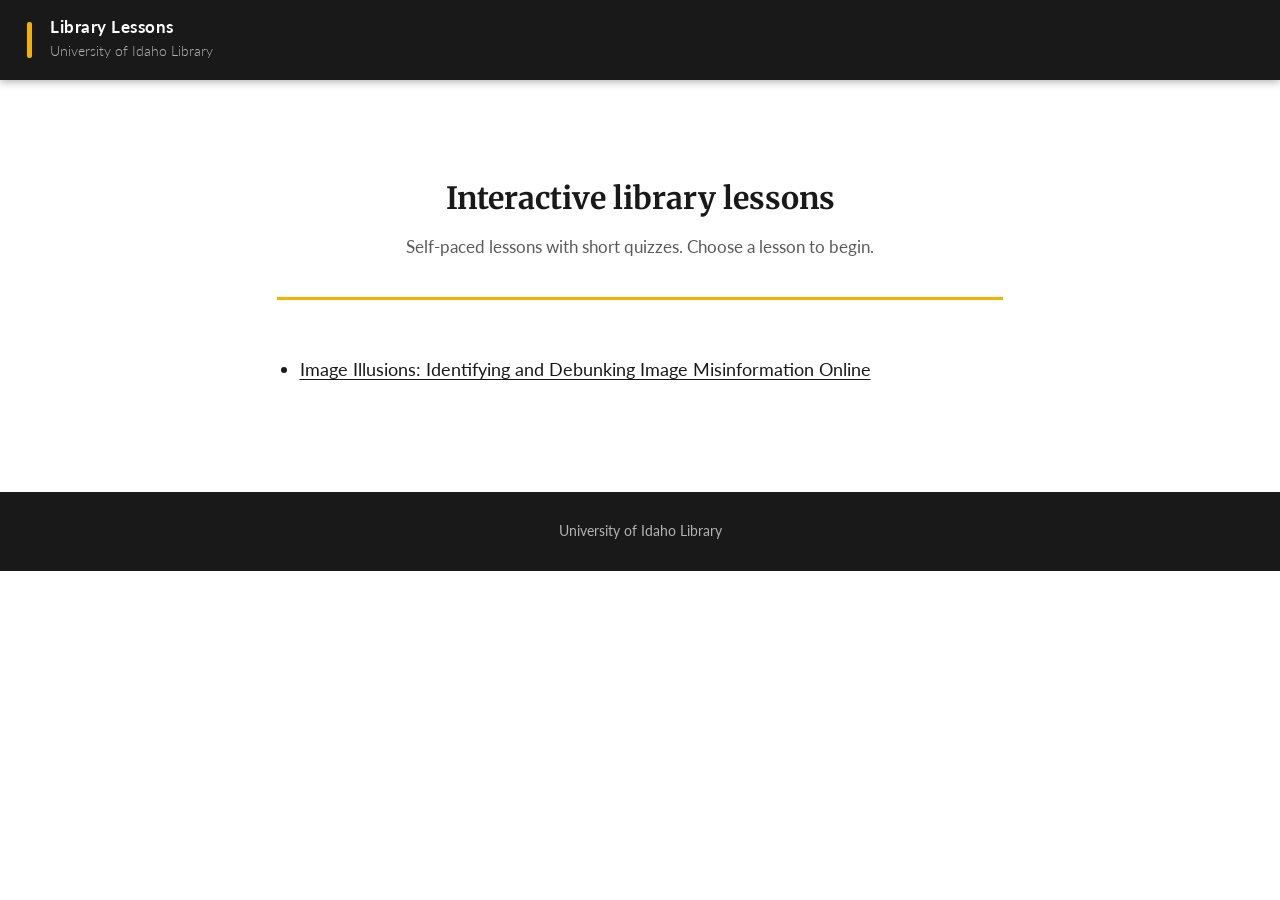
<file: index.html>
<!DOCTYPE html>
<html lang="en">
<head>
  <meta charset="UTF-8" />
  <meta name="viewport" content="width=device-width, initial-scale=1.0" />
  <title>Library Lessons — University of Idaho Library</title>
  <link rel="stylesheet" href="template/lesson-theme.css" />
</head>
<body>
  <!-- FRONT PAGE: lists the lessons on this site.
       To add a lesson: copy one <li>…</li> line below, then change the
       folder name (after href=) and the title. Nothing else needs changing. -->
  <a href="#main-content" class="skip-link">Skip to main content</a>
  <header class="site-header">
    <div class="logo-bar" aria-hidden="true"></div>
    <div>
      <h1>Library Lessons</h1>
      <p class="subtitle">University of Idaho Library</p>
    </div>
  </header>
  <main id="main-content">
    <div class="course-intro">
      <h2>Interactive library lessons</h2>
      <p>Self-paced lessons with short quizzes. Choose a lesson to begin.</p>
    </div>
    <ul>
      <li><a href="image-illusions-workshop/">Image Illusions: Identifying and Debunking Image Misinformation Online</a></li>
    </ul>
  </main>
  <footer>
    <p>University of Idaho Library</p>
  </footer>
</body>
</html>
</file>
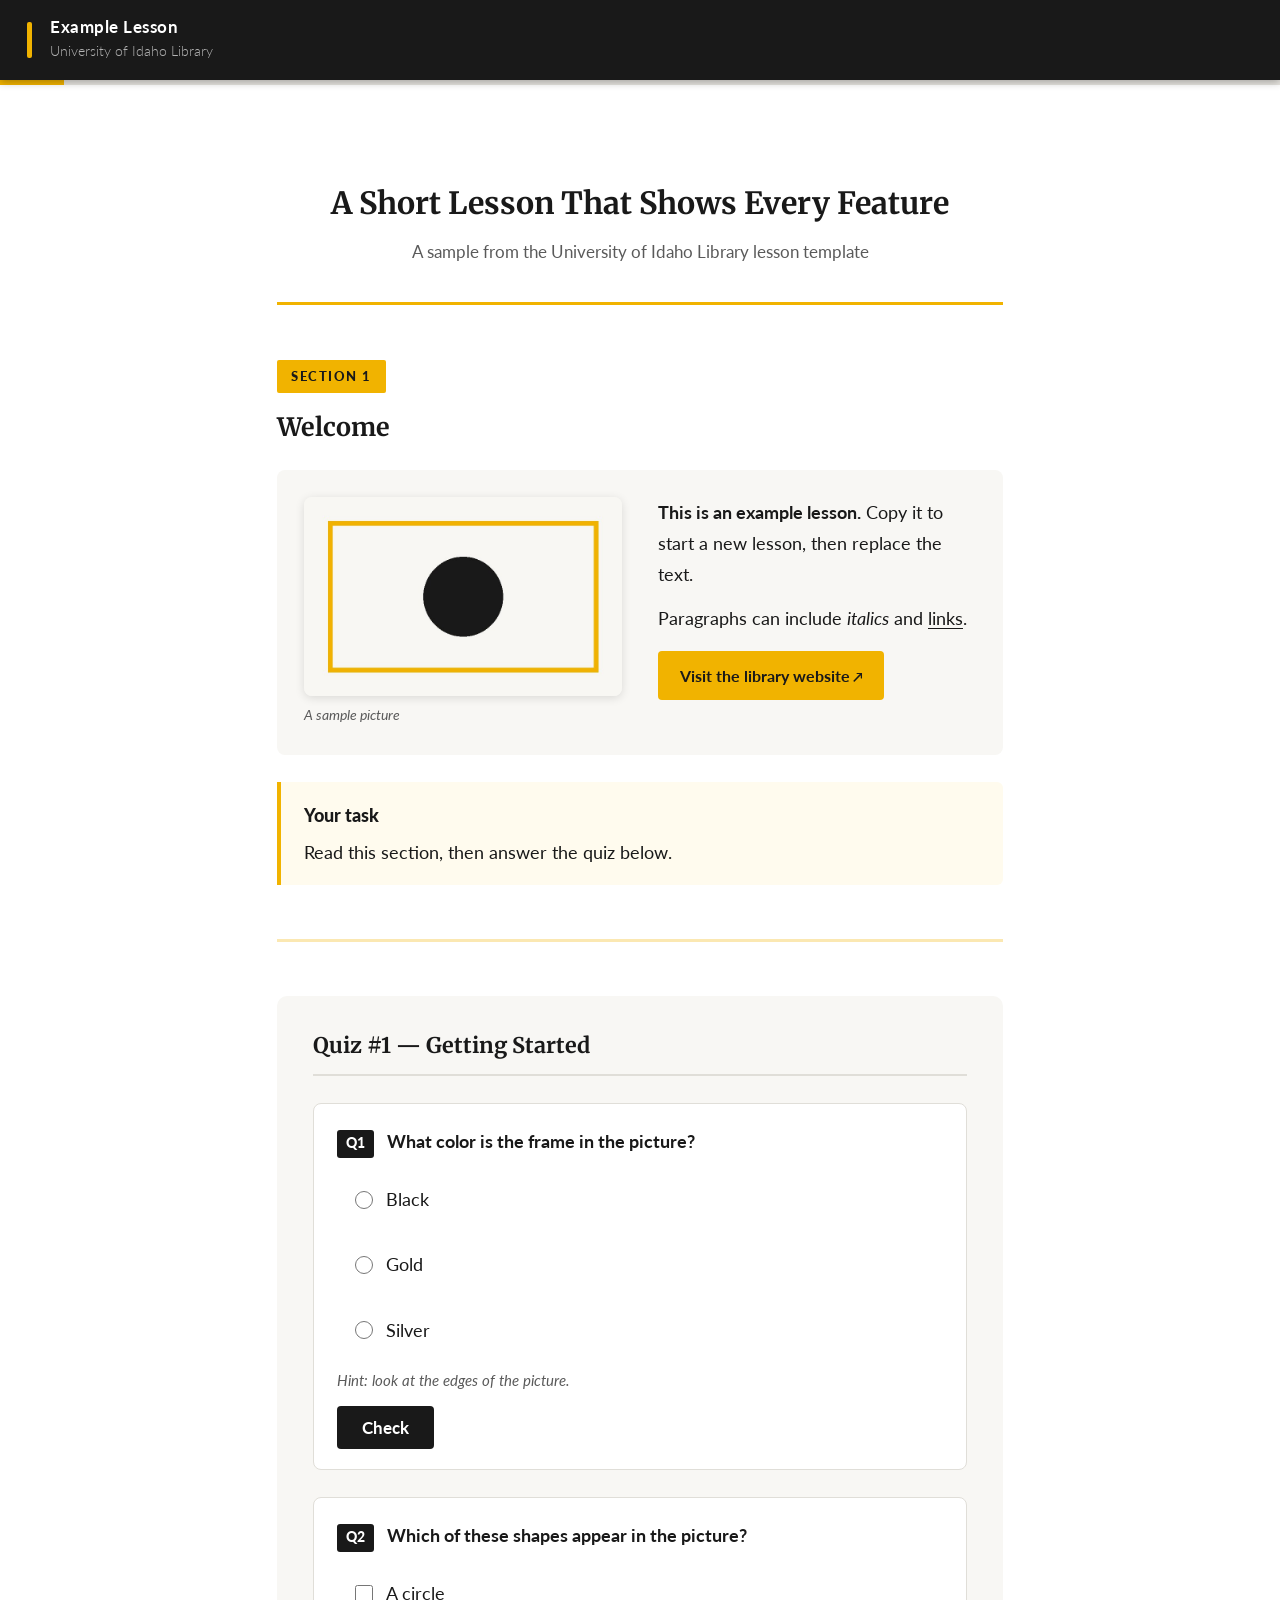
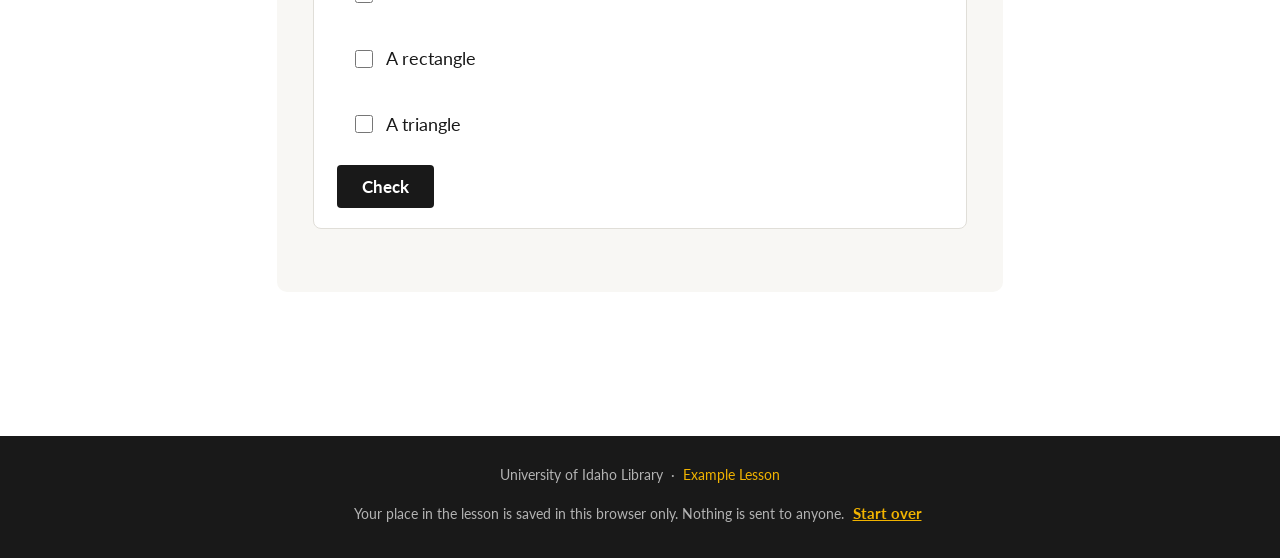
<file: example-lesson/index.html>
<!DOCTYPE html>
<html lang="en">
<head>
  <meta charset="UTF-8" />
  <meta name="viewport" content="width=device-width, initial-scale=1.0" />
  <title>Loading lesson…</title>
  <link rel="stylesheet" href="../template/lesson-theme.css" />
</head>
<body>
  <!-- This page shows lesson.txt to students. You never need to edit it. -->
  <div id="lesson-app" data-lesson="lesson.txt">
    <noscript>This lesson needs JavaScript turned on in your browser.</noscript>
  </div>
  <script src="../template/lesson-engine.js"></script>
</body>
</html>
</file>
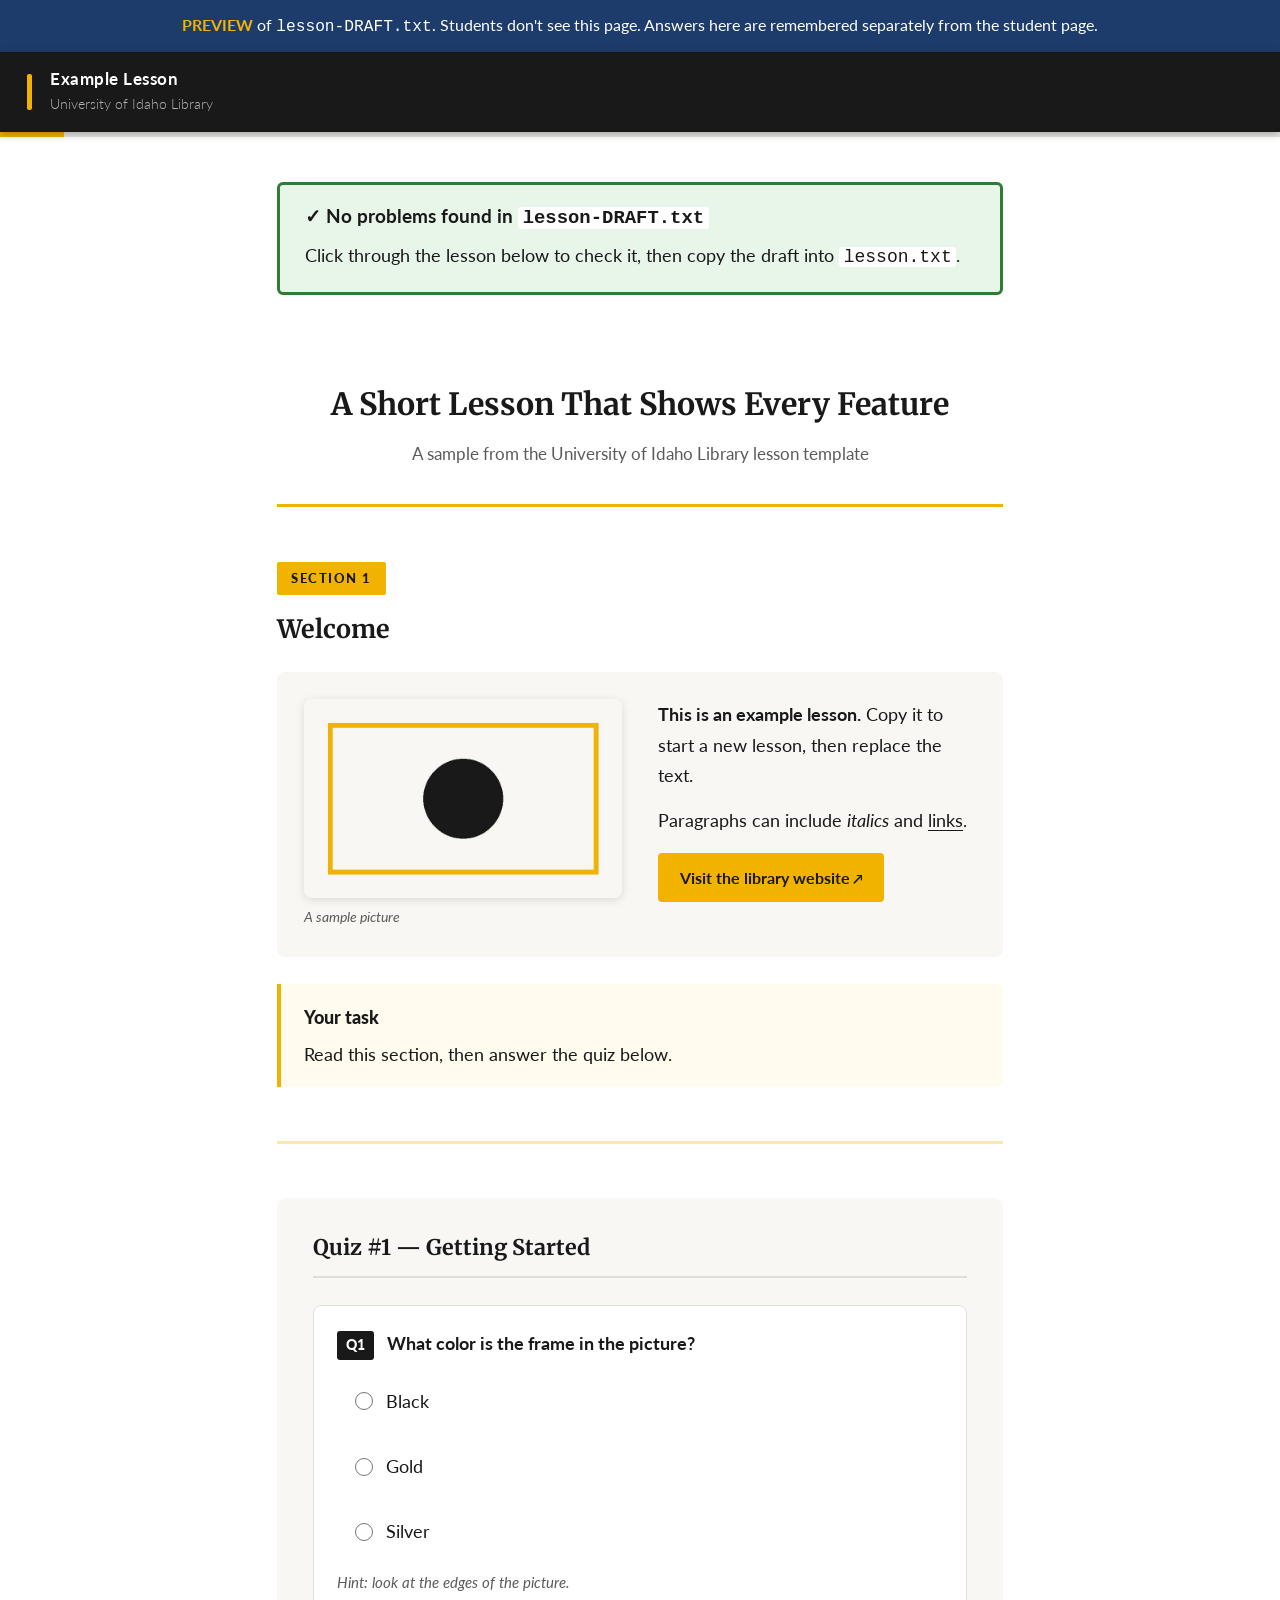
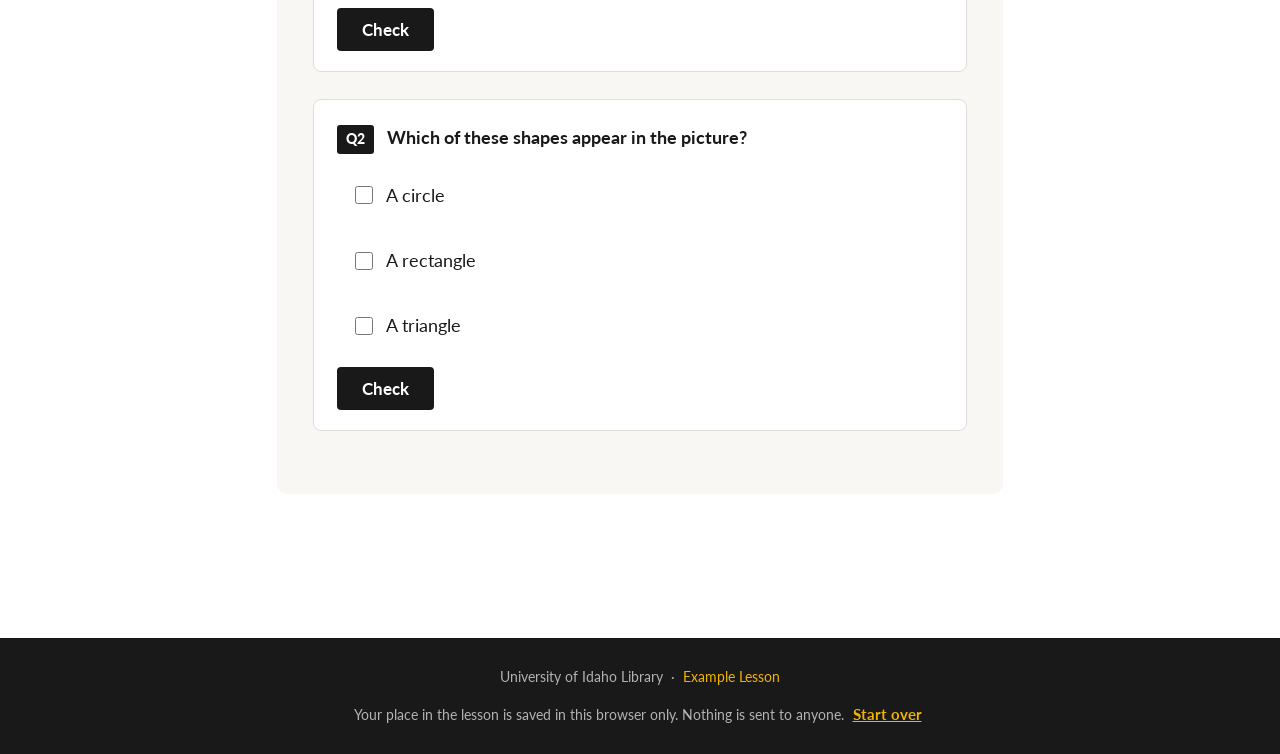
<file: example-lesson/preview.html>
<!DOCTYPE html>
<html lang="en">
<head>
  <meta charset="UTF-8" />
  <meta name="viewport" content="width=device-width, initial-scale=1.0" />
  <title>Loading lesson…</title>
  <link rel="stylesheet" href="../template/lesson-theme.css" />
</head>
<body>
  <!-- This page shows lesson-DRAFT.txt, for checking edits before students see them. You never need to edit it. -->
  <div id="lesson-app" data-lesson="lesson-DRAFT.txt" data-preview="true">
    <noscript>This lesson needs JavaScript turned on in your browser.</noscript>
  </div>
  <script src="../template/lesson-engine.js"></script>
</body>
</html>
</file>
<file: template/lesson-theme.css>
/* ==================================================================
   LESSON THEME — shared look for every lesson
   University of Idaho Library lesson template
   ------------------------------------------------------------------
   You never need to edit this file to change a lesson's content.
   Colors are defined once, at the top, so they can be changed in one place.
================================================================== */

@import url('https://fonts.googleapis.com/css2?family=Lato:ital,wght@0,300;0,400;0,700;0,900;1,400&family=Merriweather:wght@400;700;900&display=swap');

/* ---------- Colors and sizes: change them here, in one place ---------- */
:root {
  /* Brand colors (U of Idaho) */
  --gold:         #F1B300;  /* Pride Gold: labels, buttons, borders */
  --gold-dark:    #d9a200;  /* gold buttons on hover */
  --black:        #191919;  /* text, header, footer */
  --white:        #FFFFFF;

  /* Text */
  --text-muted:   #5a5a5a;  /* secondary text on light backgrounds (7:1 contrast) */
  --text-on-dark: #b3b3b3;  /* secondary text on the black header and footer (8.4:1) */
  --link-hover:   #7a5c00;

  /* Backgrounds */
  --light-bg:     #F8F7F4;  /* image panels, quiz panels */
  --cream:        #FFFBEE;  /* BOX background, selected choice */
  --notice-bg:    #FFF8E1;  /* "Welcome back", "Almost there", file picker */
  --problem-bg:   #FFF3C4;  /* preview page: problems box */
  --preview-bar:  #1d3b6b;  /* preview page: blue banner */
  --hover-bg:     #eeeae0;  /* choice under the mouse */
  --track:        #e8e6e1;  /* empty part of the progress bar */

  /* Lines and controls */
  --line:         #e0ded8;  /* light borders */
  --control:      #8a8a8a;  /* text-box borders, disabled buttons (3:1 contrast) */
  --button-hover: #333333;  /* black buttons on hover */

  /* Right and wrong answers */
  --correct:      #2E7D32;
  --correct-bg:   #e8f5e9;
  --incorrect:    #B71C1C;  /* 5.4:1 on its background */
  --incorrect-bg: #ffebee;

  /* Size */
  --max-width:    780px;    /* width of the lesson column */
}

/* ---------- Base ---------- */
*, *::before, *::after { box-sizing: border-box; margin: 0; padding: 0; }
html { scroll-behavior: smooth; font-size: 18px; scroll-padding-top: 6rem; }
@media (prefers-reduced-motion: reduce) {
  html { scroll-behavior: auto; }
  *, *::before, *::after { transition: none !important; animation: none !important; }
}
body { font-family: 'Lato', sans-serif; color: var(--black); background: var(--white); line-height: 1.7; }
h1, h2, h3, h4 { font-family: 'Merriweather', serif; line-height: 1.3; }
a { color: var(--black); text-underline-offset: 3px; }
a:hover { color: var(--link-hover); }
a:focus-visible, button:focus-visible, summary:focus-visible { outline: 3px solid var(--black); outline-offset: 2px; }
img { max-width: 100%; display: block; }
p { margin-bottom: 1rem; }
p:last-child { margin-bottom: 0; }
ul, ol { margin: 0 0 1rem 1.25rem; }
li { margin-bottom: 0.4rem; }
.visually-hidden { position: absolute !important; width: 1px; height: 1px; overflow: hidden; clip: rect(0 0 0 0); white-space: nowrap; }
[hidden] { display: none !important; }

.skip-link {
  position: absolute; top: -100%; left: 1rem; z-index: 200;
  background: var(--gold); color: var(--black); font-weight: 700;
  padding: 0.5rem 1rem; border-radius: 0 0 4px 4px; text-decoration: none;
}
.skip-link:focus { top: 0; }

/* ---------- Header, progress bar, footer ---------- */
.site-header {
  background: var(--black); color: var(--white);
  padding: 0.9rem 1.5rem; display: flex; align-items: center; gap: 1rem;
  position: sticky; top: 0; z-index: 100; box-shadow: 0 2px 8px rgba(0,0,0,0.3);
}
.site-header .logo-bar { width: 5px; height: 36px; background: var(--gold); border-radius: 2px; flex-shrink: 0; }
.site-header h1 { font-family: 'Lato', sans-serif; font-size: 0.95rem; font-weight: 700; letter-spacing: 0.03em; }
.site-header .subtitle { font-size: 0.75rem; color: var(--text-on-dark); font-weight: 300; margin: 2px 0 0; }

.progress-bar-wrap { background: var(--track); height: 5px; position: sticky; top: 0; }
.progress-bar-fill { height: 100%; background: var(--gold); width: 5%; transition: width 0.4s ease; }

footer { background: var(--black); color: var(--text-on-dark); text-align: center; padding: 1.5rem; font-size: 0.8rem; }
footer p { margin: 0; }
footer .lesson-name { color: var(--gold); }
footer .save-note { color: var(--text-on-dark); margin-top: 0.4rem; }
footer .btn-text { color: var(--gold); font-size: 0.85rem; }
footer .btn-text:focus-visible { outline-color: var(--gold); }

/* ---------- Page layout ---------- */
main { max-width: var(--max-width); margin: 0 auto; padding: 2.5rem 1.5rem 5rem; }

.course-intro { text-align: center; padding: 3rem 0 2rem; border-bottom: 3px solid var(--gold); margin-bottom: 3rem; }
.course-intro h2 { font-size: 1.7rem; margin-bottom: 0.75rem; }
.course-intro p { color: var(--text-muted); font-size: 0.95rem; max-width: 540px; margin: 0 auto; }

.unit { margin-bottom: 3rem; scroll-margin-top: 6rem; }
.unit > h2 { font-size: 1.4rem; margin-bottom: 1rem; }
.unit h2:focus { outline: none; }
.unit h3 { font-size: 1.1rem; margin: 2rem 0 0.75rem; }
.unit-label {
  background: var(--gold); color: var(--black); font-size: 0.7rem; font-weight: 900;
  letter-spacing: 0.12em; text-transform: uppercase; display: inline-block;
  padding: 0.3rem 0.8rem; border-radius: 2px; margin-bottom: 1rem;
}
/* Quizzes sit in a shaded panel */
.unit-quiz { background: var(--light-bg); border-radius: 10px; padding: 2rem; }
.unit-quiz > h2 { font-size: 1.2rem; margin-bottom: 1.5rem; padding-bottom: 0.75rem; border-bottom: 2px solid var(--line); }
@media (max-width: 600px) { .unit-quiz { padding: 1.25rem; } }

.section-divider { border: none; border-top: 3px solid var(--gold); margin: 3rem 0; opacity: 0.3; }

/* ---------- Images ---------- */
.figure { margin: 1.5rem 0; }
.figure img { width: 100%; border-radius: 8px; box-shadow: 0 2px 10px rgba(0,0,0,0.12); }
.figure figcaption { font-size: 0.8rem; color: var(--text-muted); font-style: italic; margin-top: 0.4rem; }
.image-aside {
  display: grid; grid-template-columns: 1fr 1fr; gap: 2rem; align-items: start;
  background: var(--light-bg); border-radius: 8px; padding: 1.5rem; margin: 1.5rem 0;
}
.image-aside .figure { margin: 0; }
.image-aside .aside-text { display: flex; flex-direction: column; justify-content: center; gap: 0.75rem; }
.image-aside .aside-text p { margin: 0; }
@media (max-width: 600px) { .image-aside { grid-template-columns: 1fr; } }

/* ---------- Buttons ---------- */
.btn-link {
  display: inline-block; align-self: flex-start; background: var(--gold); color: var(--black);
  font-weight: 700; font-size: 0.9rem; padding: 0.6rem 1.2rem; border-radius: 4px;
  text-decoration: none; transition: background 0.2s, transform 0.1s; margin: 0.25rem 0 1rem;
}
.btn-link:hover { background: var(--gold-dark); color: var(--black); transform: translateY(-1px); }
.btn-link::after { content: " ↗"; font-size: 0.8em; }
.btn-check, .btn-continue {
  border: none; border-radius: 4px; cursor: pointer; font-family: 'Lato', sans-serif; font-weight: 700;
  transition: background 0.2s, transform 0.1s;
}
.btn-check { background: var(--black); color: var(--white); padding: 0.6rem 1.4rem; font-size: 0.95rem; margin-top: 0.75rem; }
.btn-check:hover { background: var(--button-hover); }
.btn-check:disabled { background: var(--control); cursor: not-allowed; }
.btn-continue { background: var(--gold); color: var(--black); padding: 0.75rem 2rem; font-size: 1rem; font-weight: 900; letter-spacing: 0.04em; }
.btn-continue:hover { background: var(--gold-dark); transform: translateY(-1px); }
.btn-text {
  background: none; border: none; padding: 0.5rem 0.25rem; font-family: 'Lato', sans-serif;
  font-size: 0.95rem; font-weight: 700; color: var(--black); text-decoration: underline; cursor: pointer;
}

/* ---------- The three box kinds ---------- */
.box, .tip, .after { border-radius: 0 6px 6px 0; padding: 1rem 1.25rem; margin: 1.5rem 0; }
.box-title { display: block; font-weight: 900; margin-bottom: 0.35rem; font-family: 'Lato', sans-serif; font-size: 1rem; }
/* BOX: tasks and notes */
.box { background: var(--cream); border-left: 4px solid var(--gold); }
/* TIP: advice */
.tip { background: var(--white); border: 1px solid var(--line); border-left: 4px solid var(--black); }
/* AFTER ANSWERS: explanations that appear once questions are answered */
.after { background: var(--light-bg); border-left: 4px solid var(--gold); }
.unit-quiz .after { background: var(--white); }
.after .box-title::before { content: "✓ "; color: var(--correct); }
.box ul, .box ol, .tip ul, .tip ol, .after ul, .after ol { margin-bottom: 0.5rem; }

/* ---------- Cards (one style everywhere) ---------- */
.cards { display: grid; grid-template-columns: repeat(auto-fit, minmax(220px, 1fr)); gap: 1rem; margin: 1.5rem 0; }
.card {
  min-width: 0; overflow-wrap: break-word; background: var(--white); border-radius: 8px;
  padding: 1rem 1.25rem; box-shadow: 0 1px 6px rgba(0,0,0,0.08); border-top: 4px solid var(--gold);
}
.card .card-icon { font-size: 1.6rem; display: block; margin-bottom: 0.4rem; line-height: 1.2; }
.card h3, .unit .card h3 { font-family: 'Lato', sans-serif; font-size: 1rem; font-weight: 900; margin: 0 0 0.3rem; }
.card p, .card li { font-size: 0.9rem; color: var(--text-muted); line-height: 1.55; }
.card p { margin-bottom: 0.6rem; }
.card .btn-link { margin-bottom: 0; }

/* ---------- Video ---------- */
.video { margin: 1.5rem 0; }
.video-frame { position: relative; width: 100%; padding-bottom: 56.25%; height: 0; background: var(--black); border-radius: 6px; overflow: hidden; }
.video-frame iframe { position: absolute; inset: 0; width: 100%; height: 100%; border: 0; }
.video-note { font-size: 0.85rem; color: var(--text-muted); margin-top: 0.5rem; }

/* ---------- Questions (one style everywhere) ---------- */
.question {
  background: var(--white); border: 1px solid var(--line); border-radius: 8px;
  padding: 1.25rem 1.25rem 1.1rem; margin: 1.5rem 0; scroll-margin-top: 6rem;
}
.question fieldset { border: none; }
.question-text { font-weight: 700; margin-bottom: 0.75rem; font-size: 1rem; display: block; }
.question-num {
  display: inline-block; background: var(--black); color: var(--white); font-size: 0.75rem; font-weight: 900;
  padding: 0.15rem 0.5rem; border-radius: 3px; margin-right: 0.5rem; vertical-align: middle;
}
.choices { display: flex; flex-direction: column; gap: 0.5rem; }
.choice {
  display: flex; align-items: center; gap: 0.75rem; cursor: pointer; padding: 0.6rem 0.9rem;
  border-radius: 5px; border: 2px solid transparent; transition: background 0.15s, border-color 0.15s;
}
.choice:hover { background: var(--hover-bg); }
.choice:focus-within { outline: 3px solid var(--black); outline-offset: 1px; }
.choice input { accent-color: var(--gold); width: 18px; height: 18px; flex-shrink: 0; }
.choice.selected { border-color: var(--gold); background: var(--cream); }
.choice.is-right { border-color: var(--correct); background: var(--correct-bg); }
.choice.is-wrong { border-color: var(--incorrect); background: var(--incorrect-bg); cursor: not-allowed; }
.choice.is-right::after { content: " ✓"; font-weight: 900; color: var(--correct); }
.choice.is-wrong::after { content: " ✗"; font-weight: 900; color: var(--incorrect); }
.hint-text { font-size: 0.85rem; color: var(--text-muted); margin: 0.5rem 0 0; font-style: italic; }
.fillin { display: flex; gap: 0.5rem; align-items: center; flex-wrap: wrap; }
.fillin input {
  border: 2px solid var(--control); border-radius: 4px; padding: 0.5rem 0.75rem; font-family: 'Lato', sans-serif;
  font-size: 1rem; width: 240px; max-width: 100%;
}
.fillin input:focus { outline: 3px solid var(--black); outline-offset: 2px; border-color: var(--gold); }
.fillin .btn-check { margin-top: 0; }
.feedback { margin-top: 0.75rem; padding: 0.6rem 1rem; border-radius: 5px; font-weight: 700; font-size: 0.95rem; }
.feedback:empty { display: none; }
.feedback.correct { background: var(--correct-bg); color: var(--correct); }
.feedback.incorrect { background: var(--incorrect-bg); color: var(--incorrect); }
.feedback.neutral { background: var(--cream); color: var(--black); }

/* ---------- Continue, "almost there", welcome back ---------- */
.continue-wrap { text-align: center; padding: 2rem 0 0; }
.continue-wrap p { color: var(--text-muted); font-size: 0.95rem; }
.pending-note {
  margin: 1.5rem auto 0; max-width: 34rem; padding: 0.85rem 1.1rem; border: 2px solid var(--gold);
  border-left-width: 6px; border-radius: 4px; background: var(--notice-bg); text-align: center; font-weight: 700;
}
.pending-note a { font-weight: 900; }
.resume-banner { background: var(--notice-bg); border-left: 6px solid var(--gold); border-radius: 6px; padding: 1.1rem 1.4rem; margin: 0 0 1.5rem; }
.resume-banner p { margin: 0 0 0.8rem; }
.resume-actions { display: flex; flex-wrap: wrap; gap: 0.75rem; align-items: center; }

/* ---------- Finish screen and credits ---------- */
.finish {
  text-align: center; background: var(--white); border: 2px solid var(--gold); border-radius: 6px;
  padding: 2rem 1.5rem; margin-top: 2rem; scroll-margin-top: 6rem;
}
.finish h2 { font-size: 1.5rem; margin-bottom: 0.75rem; }
.finish h2:focus { outline: none; }
.finish .figure { max-width: 420px; margin: 1.25rem auto 0.75rem; }
.finish .screenshot-note { margin-top: 1.25rem; padding-top: 1rem; border-top: 1px solid var(--line); font-size: 0.95rem; }
.credits { border-top: 1px solid var(--line); margin-top: 3rem; padding-top: 1.25rem; font-size: 0.9rem; color: var(--text-muted); }
.credits h2 { font-size: 1.05rem; margin: 0 0 0.5rem; color: var(--black); }
.credits summary { cursor: pointer; font-weight: 700; color: var(--black); }
.credits ul { margin: 0.75rem 0; padding-left: 1.25rem; display: grid; gap: 0.45rem; }

/* ---------- "This part is being updated" (students) ---------- */
.being-updated { background: var(--light-bg); border: 2px dashed var(--control); border-radius: 6px; padding: 1rem 1.25rem; margin: 1.5rem 0; color: var(--text-muted); font-style: italic; }

/* ---------- Preview page only ---------- */
.preview-banner { background: var(--preview-bar); color: var(--white); text-align: center; padding: 0.6rem 1rem; font-size: 0.9rem; }
.preview-banner strong { color: var(--gold); }
.problems { background: var(--problem-bg); border: 3px solid var(--gold); border-radius: 6px; padding: 1.1rem 1.4rem; margin: 0 0 2rem; }
.problems h2 { font-family: 'Lato', sans-serif; font-size: 1.05rem; margin-bottom: 0.5rem; }
.problems li { margin-bottom: 0.5rem; }
.problems code, .problem-flag code { background: var(--white); padding: 0 0.25rem; border-radius: 3px; }
.problems-ok { background: var(--correct-bg); border-color: var(--correct); }
.problem-flag { background: var(--problem-bg); border: 2px solid var(--gold); border-radius: 4px; padding: 0.4rem 0.75rem; font-size: 0.85rem; margin: 0.5rem 0; }
.load-error { max-width: 40rem; margin: 3rem auto; padding: 1.5rem; border: 3px solid var(--gold); border-radius: 6px; background: var(--notice-bg); }

/* ---------- "Choose lesson file" screen (page opened from the computer) ---------- */
.file-pick { display: inline-block; }
.file-pick:focus-within { outline: 3px solid var(--black); outline-offset: 2px; }
.small-note { font-size: 0.9rem; color: var(--text-muted); }

/* ---------- Single-file review copy: banner at the top ---------- */
.review-banner { background: var(--gold); color: var(--black); padding: 0.6rem 1rem; text-align: center; font-size: 0.95rem; position: relative; z-index: 300; }
</file>
